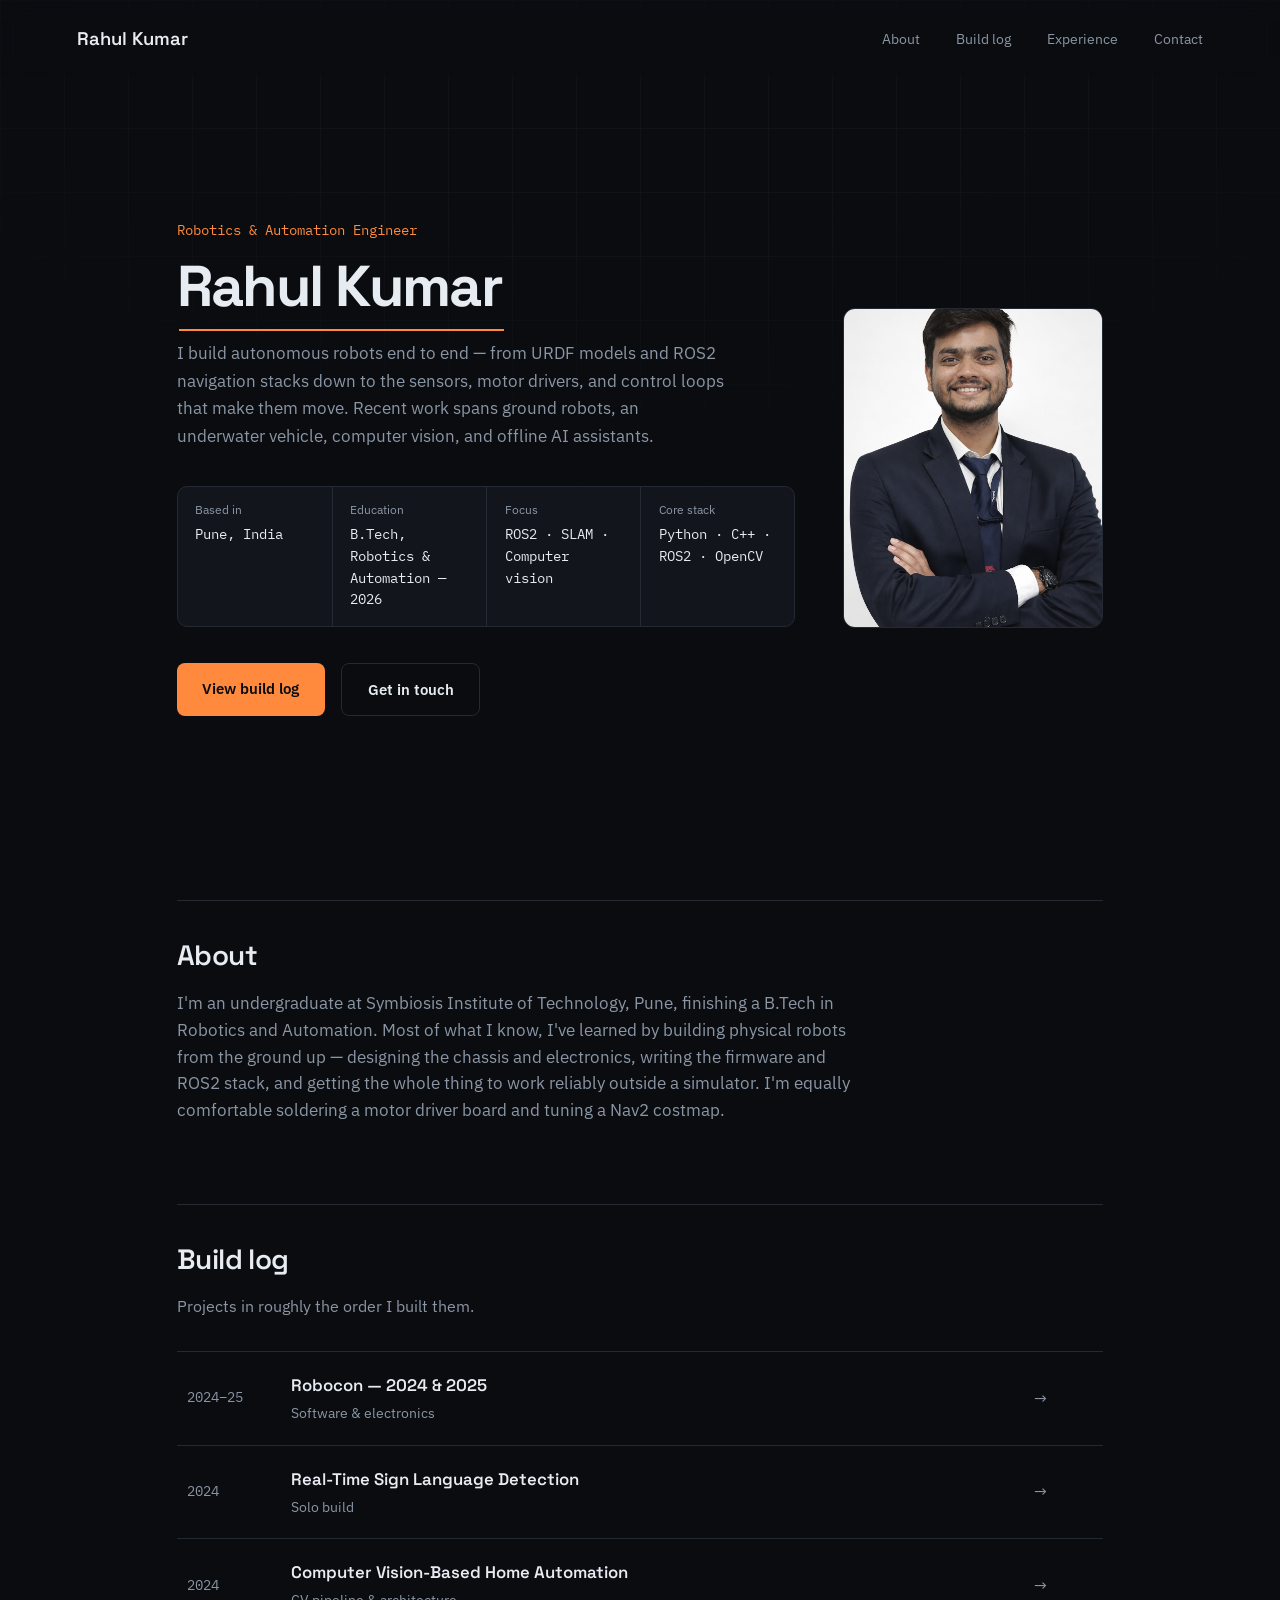
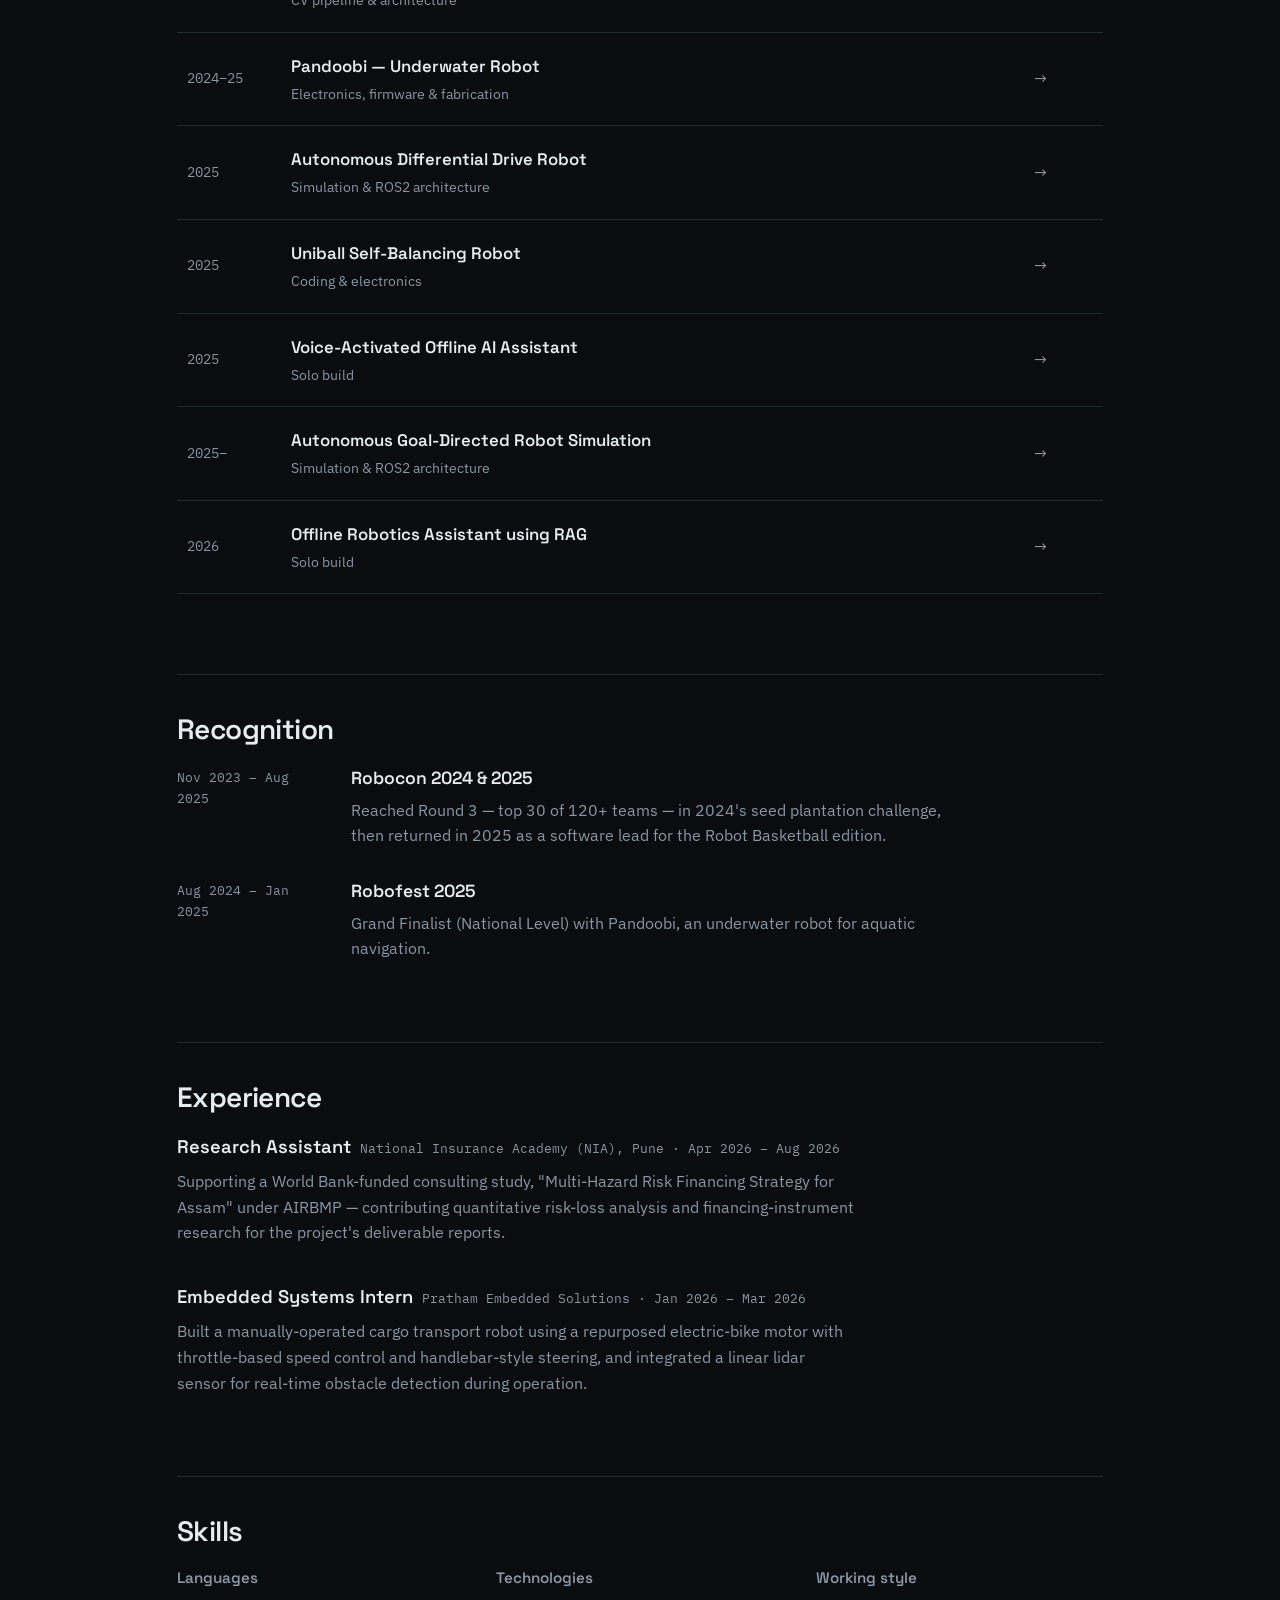
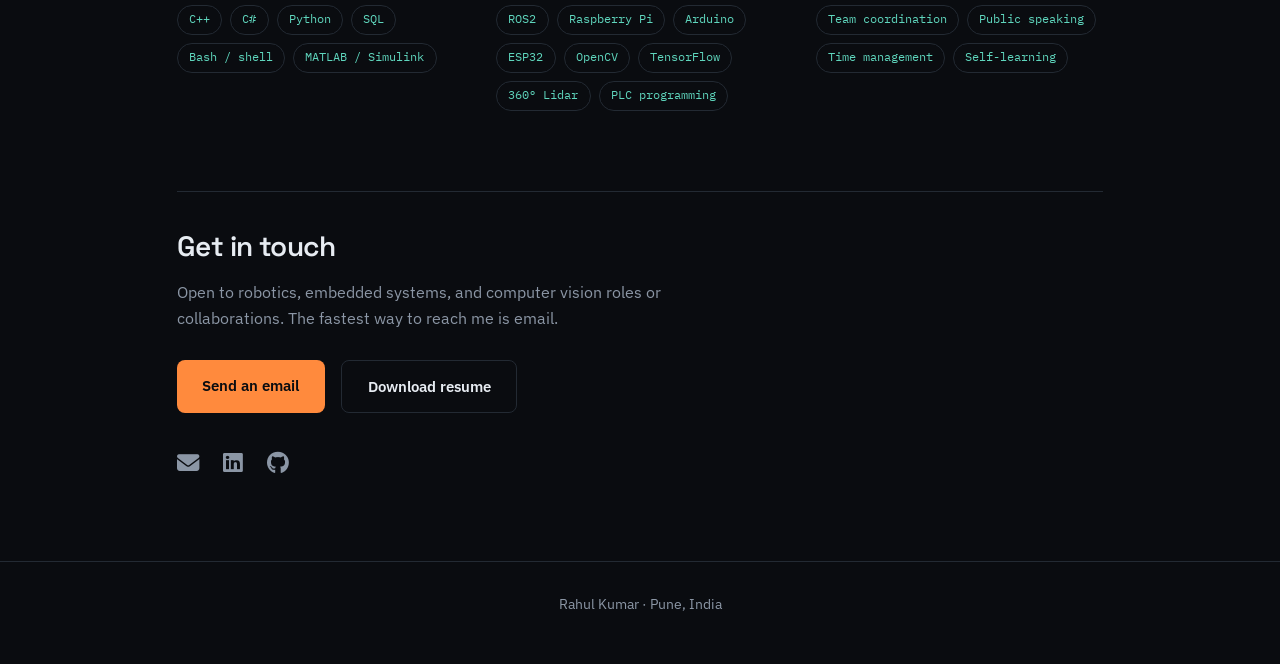
<file: index.html>
<!DOCTYPE html>
<html lang="en">

<head>
    <meta charset="UTF-8">
    <meta name="viewport" content="width=device-width, initial-scale=1.0">
    <title>Rahul Kumar — Robotics &amp; Automation Engineer</title>
    <meta name="description" content="Portfolio of Rahul Kumar, a Robotics &amp; Automation engineer building autonomous systems with ROS2, computer vision, and embedded electronics.">
    <link rel="stylesheet" href="style.css">
    <link rel="preconnect" href="https://fonts.googleapis.com">
    <link href="https://fonts.googleapis.com/css2?family=Space+Grotesk:wght@500;600;700&family=IBM+Plex+Sans:wght@400;500;600&family=IBM+Plex+Mono:wght@400;500&display=swap" rel="stylesheet">
    <link rel="stylesheet" href="https://cdnjs.cloudflare.com/ajax/libs/font-awesome/6.4.0/css/all.min.css">
</head>

<body>
    <div class="grid-backdrop" aria-hidden="true"></div>

    <nav>
        <a href="#top" class="logo">Rahul Kumar</a>
        <ul class="nav-links">
            <li><a href="#about">About</a></li>
            <li><a href="#log">Build log</a></li>
            <li><a href="#experience">Experience</a></li>
            <li><a href="#contact">Contact</a></li>
        </ul>
    </nav>

    <main>
        <section id="top" class="hero" aria-labelledby="hero-name">
            <div class="hero-copy">
                <p class="eyebrow">Robotics &amp; Automation Engineer</p>
                <h1 id="hero-name" class="hero-name">Rahul Kumar<span class="cursor" aria-hidden="true"></span></h1>
                <p class="hero-intro">
                    I build autonomous robots end to end — from URDF models and ROS2 navigation
                    stacks down to the sensors, motor drivers, and control loops that make them move.
                    Recent work spans ground robots, an underwater vehicle, computer vision, and
                    offline AI assistants.
                </p>

                <dl class="spec-panel">
                    <div class="spec">
                        <dt>Based in</dt>
                        <dd>Pune, India</dd>
                    </div>
                    <div class="spec">
                        <dt>Education</dt>
                        <dd>B.Tech, Robotics &amp; Automation — 2026</dd>
                    </div>
                    <div class="spec">
                        <dt>Focus</dt>
                        <dd>ROS2 · SLAM · Computer vision</dd>
                    </div>
                    <div class="spec">
                        <dt>Core stack</dt>
                        <dd>Python · C++ · ROS2 · OpenCV</dd>
                    </div>
                </dl>

                <div class="cta-row">
                    <a href="#log" class="btn primary">View build log</a>
                    <a href="#contact" class="btn secondary">Get in touch</a>
                </div>
            </div>

            <div class="hero-photo">
                <img src="profile.jpg" alt="Portrait of Rahul Kumar">
            </div>
        </section>

        <section id="about" class="about">
            <h2 class="section-heading">About</h2>
            <p class="about-copy">
                I'm an undergraduate at Symbiosis Institute of Technology, Pune, finishing a B.Tech in
                Robotics and Automation. Most of what I know, I've learned by building physical robots
                from the ground up — designing the chassis and electronics, writing the firmware and
                ROS2 stack, and getting the whole thing to work reliably outside a simulator. I'm
                equally comfortable soldering a motor driver board and tuning a Nav2 costmap.
            </p>
        </section>

        <section id="log" class="build-log">
            <h2 class="section-heading">Build log</h2>
            <p class="section-subheading">Projects in roughly the order I built them.</p>

            <ol class="log-list">

                <li class="log-entry">
                    <a href="project.html?id=robocon" class="log-link">
                        <span class="log-date">2024–25</span>
                        <span class="log-body">
                            <span class="log-title">Robocon — 2024 &amp; 2025</span>
                            <span class="log-role">Software &amp; electronics</span>
                        </span>
                        <span class="log-tags">
                            <span class="tag">Raspberry Pi 5</span><span class="tag">Jetson Nano</span>
                        </span>
                        <span class="log-arrow" aria-hidden="true">→</span>
                    </a>
                </li>

                <li class="log-entry">
                    <a href="project.html?id=sign-language-detection" class="log-link">
                        <span class="log-date">2024</span>
                        <span class="log-body">
                            <span class="log-title">Real-Time Sign Language Detection</span>
                            <span class="log-role">Solo build</span>
                        </span>
                        <span class="log-tags">
                            <span class="tag">TensorFlow</span><span class="tag">OpenCV</span>
                        </span>
                        <span class="log-arrow" aria-hidden="true">→</span>
                    </a>
                </li>

                <li class="log-entry">
                    <a href="project.html?id=home-automation-opencv" class="log-link">
                        <span class="log-date">2024</span>
                        <span class="log-body">
                            <span class="log-title">Computer Vision-Based Home Automation</span>
                            <span class="log-role">CV pipeline &amp; architecture</span>
                        </span>
                        <span class="log-tags">
                            <span class="tag">OpenCV</span><span class="tag">YOLOv8</span><span class="tag">ESP32</span>
                        </span>
                        <span class="log-arrow" aria-hidden="true">→</span>
                    </a>
                </li>

                <li class="log-entry">
                    <a href="project.html?id=pandoobi" class="log-link">
                        <span class="log-date">2024–25</span>
                        <span class="log-body">
                            <span class="log-title">Pandoobi — Underwater Robot</span>
                            <span class="log-role">Electronics, firmware &amp; fabrication</span>
                        </span>
                        <span class="log-tags">
                            <span class="tag">Raspberry Pi 5</span><span class="tag">BLDC</span>
                        </span>
                        <span class="log-arrow" aria-hidden="true">→</span>
                    </a>
                </li>

                <li class="log-entry">
                    <a href="project.html?id=differential-drive-robot" class="log-link">
                        <span class="log-date">2025</span>
                        <span class="log-body">
                            <span class="log-title">Autonomous Differential Drive Robot</span>
                            <span class="log-role">Simulation &amp; ROS2 architecture</span>
                        </span>
                        <span class="log-tags">
                            <span class="tag">ROS2</span><span class="tag">SLAM</span><span class="tag">Nav2</span>
                        </span>
                        <span class="log-arrow" aria-hidden="true">→</span>
                    </a>
                </li>

                <li class="log-entry">
                    <a href="project.html?id=uniball-robot" class="log-link">
                        <span class="log-date">2025</span>
                        <span class="log-body">
                            <span class="log-title">Uniball Self-Balancing Robot</span>
                            <span class="log-role">Coding &amp; electronics</span>
                        </span>
                        <span class="log-tags">
                            <span class="tag">ESP32</span><span class="tag">MPU6050</span>
                        </span>
                        <span class="log-arrow" aria-hidden="true">→</span>
                    </a>
                </li>

                <li class="log-entry">
                    <a href="project.html?id=voice-activated-ai-assistant" class="log-link">
                        <span class="log-date">2025</span>
                        <span class="log-body">
                            <span class="log-title">Voice-Activated Offline AI Assistant</span>
                            <span class="log-role">Solo build</span>
                        </span>
                        <span class="log-tags">
                            <span class="tag">LLM</span><span class="tag">Speech recognition</span>
                        </span>
                        <span class="log-arrow" aria-hidden="true">→</span>
                    </a>
                </li>

                <li class="log-entry">
                    <a href="project.html?id=goal-directed-robot-sim" class="log-link">
                        <span class="log-date">2025–</span>
                        <span class="log-body">
                            <span class="log-title">Autonomous Goal-Directed Robot Simulation</span>
                            <span class="log-role">Simulation &amp; ROS2 architecture</span>
                        </span>
                        <span class="log-tags">
                            <span class="tag">ROS2</span><span class="tag">Gazebo</span><span class="tag">RViz2</span>
                        </span>
                        <span class="log-arrow" aria-hidden="true">→</span>
                    </a>
                </li>

                <li class="log-entry">
                    <a href="project.html?id=offline-robotics-rag" class="log-link">
                        <span class="log-date">2026</span>
                        <span class="log-body">
                            <span class="log-title">Offline Robotics Assistant using RAG</span>
                            <span class="log-role">Solo build</span>
                        </span>
                        <span class="log-tags">
                            <span class="tag">Python</span><span class="tag">RAG</span>
                        </span>
                        <span class="log-arrow" aria-hidden="true">→</span>
                    </a>
                </li>

            </ol>
        </section>

        <section id="recognition" class="recognition">
            <h2 class="section-heading">Recognition</h2>
            <ul class="recognition-list">
                <li class="recognition-item">
                    <span class="recognition-meta">Nov 2023 – Aug 2025</span>
                    <div>
                        <a href="project.html?id=robocon" class="recognition-title">Robocon 2024 &amp; 2025</a>
                        <p>Reached Round 3 — top 30 of 120+ teams — in 2024's seed plantation challenge, then returned in 2025 as a software lead for the Robot Basketball edition.</p>
                    </div>
                </li>
                <li class="recognition-item">
                    <span class="recognition-meta">Aug 2024 – Jan 2025</span>
                    <div>
                        <a href="project.html?id=pandoobi" class="recognition-title">Robofest 2025</a>
                        <p>Grand Finalist (National Level) with Pandoobi, an underwater robot for aquatic navigation.</p>
                    </div>
                </li>
            </ul>
        </section>

        <section id="experience" class="experience">
            <h2 class="section-heading">Experience</h2>
            <ul class="experience-list">
                <li class="experience-item">
                    <div class="experience-head">
                        <h3>Research Assistant</h3>
                        <span class="experience-meta">National Insurance Academy (NIA), Pune · Apr 2026 – Aug 2026</span>
                    </div>
                    <p>Supporting a World Bank-funded consulting study, "Multi-Hazard Risk Financing
                        Strategy for Assam" under AIRBMP — contributing quantitative risk-loss analysis
                        and financing-instrument research for the project's deliverable reports.</p>
                </li>
                <li class="experience-item">
                    <div class="experience-head">
                        <h3>Embedded Systems Intern</h3>
                        <span class="experience-meta">Pratham Embedded Solutions · Jan 2026 – Mar 2026</span>
                    </div>
                    <p>Built a manually-operated cargo transport robot using a repurposed electric-bike
                        motor with throttle-based speed control and handlebar-style steering, and
                        integrated a linear lidar sensor for real-time obstacle detection during
                        operation.</p>
                </li>
            </ul>
        </section>

        <section id="skills" class="skills">
            <h2 class="section-heading">Skills</h2>
            <div class="skills-grid">
                <div class="skills-group">
                    <h3>Languages</h3>
                    <div class="tags">
                        <span class="tag">C++</span><span class="tag">C#</span><span class="tag">Python</span>
                        <span class="tag">SQL</span><span class="tag">Bash / shell</span><span class="tag">MATLAB / Simulink</span>
                    </div>
                </div>
                <div class="skills-group">
                    <h3>Technologies</h3>
                    <div class="tags">
                        <span class="tag">ROS2</span><span class="tag">Raspberry Pi</span><span class="tag">Arduino</span>
                        <span class="tag">ESP32</span><span class="tag">OpenCV</span><span class="tag">TensorFlow</span>
                        <span class="tag">360° Lidar</span><span class="tag">PLC programming</span>
                    </div>
                </div>
                <div class="skills-group">
                    <h3>Working style</h3>
                    <div class="tags">
                        <span class="tag">Team coordination</span><span class="tag">Public speaking</span>
                        <span class="tag">Time management</span><span class="tag">Self-learning</span>
                    </div>
                </div>
            </div>
        </section>

        <section id="contact" class="contact">
            <h2 class="section-heading">Get in touch</h2>
            <p class="contact-copy">
                Open to robotics, embedded systems, and computer vision roles or collaborations.
                The fastest way to reach me is email.
            </p>

            <div class="contact-row">
                <a href="mailto:rahulkr.18012004@gmail.com" class="btn primary">Send an email</a>
                <a href="Rahul_Kumar_Robotics_Resume.pdf" class="btn secondary">Download resume</a>
            </div>

            <div class="social-links">
                <a href="mailto:rahulkr.18012004@gmail.com" title="Email"><i class="fas fa-envelope"></i></a>
                <a href="https://www.linkedin.com/in/rahul-kumar-4a1541252/" target="_blank" rel="noopener" title="LinkedIn"><i class="fab fa-linkedin"></i></a>
                <a href="https://github.com/hamadahero" target="_blank" rel="noopener" title="GitHub"><i class="fab fa-github"></i></a>
            </div>
        </section>
    </main>

    <footer class="site-footer">
        <p>Rahul Kumar · Pune, India</p>
    </footer>

    <script src="script.js"></script>
</body>

</html>
</file>
<file: style.css>
:root {
    --bg: #0a0c10;
    --panel: #12161c;
    --line: #232a33;
    --text: #e7ecf2;
    --text-muted: #8b96a5;
    --accent: #ff8a3d;
    --accent-soft: rgba(255, 138, 61, 0.14);
    --accent-teal: #5fd6bd;

    --font-display: 'Space Grotesk', sans-serif;
    --font-body: 'IBM Plex Sans', sans-serif;
    --font-mono: 'IBM Plex Mono', monospace;
}

* {
    margin: 0;
    padding: 0;
    box-sizing: border-box;
}

html {
    scroll-behavior: smooth;
}

body {
    background-color: var(--bg);
    color: var(--text);
    font-family: var(--font-body);
    line-height: 1.6;
    overflow-x: hidden;
}

a {
    color: inherit;
}

ul, ol {
    list-style: none;
}

/* Faint blueprint grid backdrop */
.grid-backdrop {
    position: fixed;
    inset: 0;
    z-index: -1;
    background-image:
        linear-gradient(var(--line) 1px, transparent 1px),
        linear-gradient(90deg, var(--line) 1px, transparent 1px);
    background-size: 64px 64px;
    opacity: 0.28;
    mask-image: radial-gradient(ellipse 80% 60% at 50% 0%, black 40%, transparent 90%);
    -webkit-mask-image: radial-gradient(ellipse 80% 60% at 50% 0%, black 40%, transparent 90%);
}

/* Navigation */
nav {
    display: flex;
    justify-content: space-between;
    align-items: center;
    padding: 1.5rem 6%;
    position: fixed;
    width: 100%;
    top: 0;
    z-index: 100;
    backdrop-filter: blur(10px);
    border-bottom: 1px solid transparent;
    transition: background 0.3s ease, border-color 0.3s ease, padding 0.3s ease;
}

.logo {
    font-family: var(--font-display);
    font-size: 1.15rem;
    font-weight: 600;
    text-decoration: none;
}

.nav-links {
    display: flex;
    gap: 2.25rem;
}

.nav-links a {
    text-decoration: none;
    font-size: 0.9rem;
    color: var(--text-muted);
    transition: color 0.2s ease;
}

.nav-links a:hover {
    color: var(--text);
}

/* Layout */
main {
    padding: 0 6%;
    max-width: 1080px;
    margin: 0 auto;
}

.section-heading {
    font-family: var(--font-display);
    font-size: 1.75rem;
    font-weight: 600;
    letter-spacing: -0.02em;
    margin-bottom: 0.75rem;
    padding-top: 4px;
    border-top: 1px solid var(--line);
    padding-top: 2rem;
}

.section-subheading {
    color: var(--text-muted);
    margin-bottom: 2rem;
    font-size: 0.98rem;
}

section {
    padding-bottom: 5rem;
}

/* Hero */
.hero {
    min-height: 100vh;
    display: flex;
    align-items: center;
    justify-content: space-between;
    gap: 3rem;
    padding-top: 100px;
    padding-bottom: 4rem;
}

.hero-copy {
    max-width: 620px;
}

.eyebrow {
    font-family: var(--font-mono);
    font-size: 0.85rem;
    color: var(--accent);
    margin-bottom: 0.9rem;
}

.hero-name {
    font-family: var(--font-display);
    font-size: 3.6rem;
    font-weight: 700;
    letter-spacing: -0.03em;
    line-height: 1.05;
    margin-bottom: 1.4rem;
    position: relative;
    display: inline-block;
}

.hero-name::after {
    content: '';
    position: absolute;
    left: 2px;
    bottom: -14px;
    height: 2px;
    width: 100%;
    background: var(--accent);
    transform-origin: left;
    animation: draw-line 1.1s ease-out 0.2s both;
}

@keyframes draw-line {
    from { transform: scaleX(0); }
    to { transform: scaleX(1); }
}

@media (prefers-reduced-motion: reduce) {
    .hero-name::after {
        animation: none;
        transform: scaleX(1);
    }
}

.hero-intro {
    color: var(--text-muted);
    font-size: 1.08rem;
    max-width: 55ch;
    margin-bottom: 2.25rem;
}

/* Spec panel */
.spec-panel {
    display: grid;
    grid-template-columns: repeat(4, 1fr);
    border: 1px solid var(--line);
    border-radius: 10px;
    overflow: hidden;
    margin-bottom: 2.25rem;
    background: var(--panel);
}

.spec {
    padding: 0.9rem 1.1rem;
    border-left: 1px solid var(--line);
}

.spec:first-child {
    border-left: none;
}

.spec dt {
    font-size: 0.72rem;
    color: var(--text-muted);
    margin-bottom: 0.3rem;
}

.spec dd {
    font-family: var(--font-mono);
    font-size: 0.85rem;
    color: var(--text);
}

.cta-row {
    display: flex;
    gap: 1rem;
    flex-wrap: wrap;
}

.btn {
    padding: 0.85rem 1.6rem;
    border-radius: 8px;
    text-decoration: none;
    font-weight: 600;
    font-size: 0.95rem;
    display: inline-block;
    transition: background 0.2s ease, border-color 0.2s ease, color 0.2s ease;
}

.btn.primary {
    background: var(--accent);
    color: #0a0c10;
}

.btn.primary:hover {
    background: #ffa869;
}

.btn.secondary {
    background: transparent;
    color: var(--text);
    border: 1px solid var(--line);
}

.btn.secondary:hover {
    border-color: var(--accent);
    color: var(--accent);
}

.hero-photo {
    flex-shrink: 0;
    width: 260px;
    height: 320px;
    border-radius: 12px;
    overflow: hidden;
    border: 1px solid var(--line);
    background: var(--panel);
}

.hero-photo img {
    width: 100%;
    height: 100%;
    object-fit: cover;
    display: block;
    filter: grayscale(15%);
}

/* About */
.about-copy {
    color: var(--text-muted);
    max-width: 68ch;
    font-size: 1.05rem;
}

/* Build log */
.log-list {
    border-top: 1px solid var(--line);
}

.log-entry {
    border-bottom: 1px solid var(--line);
}

.log-link {
    display: grid;
    grid-template-columns: 80px 1fr auto 24px;
    align-items: center;
    gap: 1.5rem;
    padding: 1.25rem 0.5rem;
    text-decoration: none;
    color: var(--text);
    border-left: 2px solid transparent;
    transition: background 0.2s ease, border-color 0.2s ease, padding-left 0.2s ease;
}

.log-link:hover {
    background: var(--accent-soft);
    border-left-color: var(--accent);
    padding-left: 1rem;
}

.log-date {
    font-family: var(--font-mono);
    font-size: 0.85rem;
    color: var(--text-muted);
}

.log-body {
    display: flex;
    flex-direction: column;
    gap: 0.2rem;
    min-width: 0;
}

.log-title {
    font-family: var(--font-display);
    font-weight: 600;
    font-size: 1.05rem;
}

.log-role {
    color: var(--text-muted);
    font-size: 0.88rem;
}

.log-tags {
    display: none;
    gap: 0.5rem;
}

.log-arrow {
    color: var(--text-muted);
    font-size: 1rem;
    transition: color 0.2s ease, transform 0.2s ease;
}

.log-link:hover .log-arrow {
    color: var(--accent);
    transform: translateX(3px);
}

.tag {
    font-family: var(--font-mono);
    font-size: 0.72rem;
    padding: 0.3rem 0.7rem;
    border: 1px solid var(--line);
    border-radius: 50px;
    color: var(--accent-teal);
    white-space: nowrap;
}

/* Recognition */
.recognition-list {
    display: flex;
    flex-direction: column;
    gap: 1.75rem;
}

.recognition-item {
    display: grid;
    grid-template-columns: 150px 1fr;
    gap: 1.5rem;
}

.recognition-meta {
    font-family: var(--font-mono);
    font-size: 0.82rem;
    color: var(--text-muted);
    padding-top: 0.2rem;
}

.recognition-title {
    font-family: var(--font-display);
    font-weight: 600;
    font-size: 1.1rem;
    text-decoration: none;
    color: var(--text);
}

.recognition-title:hover {
    color: var(--accent);
}

.recognition-item p {
    color: var(--text-muted);
    margin-top: 0.35rem;
    max-width: 60ch;
}

/* Experience */
.experience-list {
    display: flex;
    flex-direction: column;
    gap: 2.25rem;
}

.experience-head {
    display: flex;
    flex-wrap: wrap;
    align-items: baseline;
    gap: 0.6rem;
    margin-bottom: 0.5rem;
}

.experience-head h3 {
    font-family: var(--font-display);
    font-size: 1.15rem;
    font-weight: 600;
}

.experience-meta {
    font-family: var(--font-mono);
    font-size: 0.8rem;
    color: var(--text-muted);
}

.experience-item p {
    color: var(--text-muted);
    max-width: 68ch;
}

/* Skills */
.skills-grid {
    display: grid;
    grid-template-columns: repeat(3, 1fr);
    gap: 2rem;
}

.skills-group h3 {
    font-family: var(--font-display);
    font-size: 0.95rem;
    font-weight: 600;
    margin-bottom: 0.9rem;
    color: var(--text-muted);
}

.skills-group .tags {
    display: flex;
    flex-wrap: wrap;
    gap: 0.5rem;
}

/* Contact */
.contact-copy {
    color: var(--text-muted);
    max-width: 55ch;
    margin-bottom: 1.75rem;
}

.contact-row {
    display: flex;
    gap: 1rem;
    flex-wrap: wrap;
    margin-bottom: 2rem;
}

.social-links {
    display: flex;
    gap: 1.5rem;
}

.social-links a {
    font-size: 1.4rem;
    color: var(--text-muted);
    transition: color 0.2s ease;
}

.social-links a:hover {
    color: var(--accent);
}

/* Footer */
.site-footer {
    text-align: center;
    padding: 2rem 6% 3rem;
    color: var(--text-muted);
    font-size: 0.85rem;
    border-top: 1px solid var(--line);
}

/* Project detail page */
.project-detail-section {
    padding-top: 140px;
    padding-bottom: 5rem;
    max-width: 760px;
    margin: 0 auto;
}

.back-link {
    display: inline-block;
    margin-bottom: 2rem;
    color: var(--accent);
    text-decoration: none;
    font-family: var(--font-mono);
    font-size: 0.85rem;
}

.back-link:hover {
    text-decoration: underline;
}

.project-detail-title {
    font-family: var(--font-display);
    font-size: 2.1rem;
    font-weight: 700;
    letter-spacing: -0.02em;
    margin-bottom: 0.5rem;
}

.project-date {
    font-family: var(--font-mono);
    font-size: 0.85rem;
    color: var(--text-muted);
    display: inline-block;
    margin-bottom: 1rem;
}

.project-detail-role,
.project-detail-description {
    color: var(--text-muted);
    font-size: 1.05rem;
    margin: 1.4rem 0;
    max-width: 65ch;
}

.project-detail-role strong {
    color: var(--text);
}

.project-highlights {
    color: var(--text-muted);
    margin: 1.4rem 0;
    padding-left: 1.2rem;
}

.project-highlights li {
    margin-bottom: 0.5rem;
}

.project-links {
    display: flex;
    gap: 1rem;
    margin: 2rem 0;
    flex-wrap: wrap;
}

.project-gallery {
    display: grid;
    grid-template-columns: repeat(auto-fit, minmax(260px, 1fr));
    gap: 1.25rem;
    margin-top: 2.5rem;
}

.gallery-item {
    border-radius: 10px;
    overflow: hidden;
    border: 1px solid var(--line);
    background: var(--panel);
    aspect-ratio: 4 / 3;
}

.gallery-item img {
    width: 100%;
    height: 100%;
    object-fit: cover;
    display: block;
    background: #000;
}

.gallery-item video {
    width: 100%;
    height: 100%;
    object-fit: contain;
    display: block;
    background: #000;
}

.project-detail-empty {
    text-align: center;
    padding: 4rem 0;
}

.project-detail-empty h1 {
    font-family: var(--font-display);
    margin-bottom: 1rem;
}

.project-detail-empty p {
    color: var(--text-muted);
    margin-bottom: 2rem;
}

/* Responsive */
@media (max-width: 860px) {
    .hero {
        flex-direction: column-reverse;
        text-align: left;
        padding-top: 130px;
        gap: 2.5rem;
    }

    .hero-photo {
        width: 200px;
        height: 240px;
    }

    .spec-panel {
        grid-template-columns: repeat(2, 1fr);
    }

    .spec:nth-child(3) {
        border-left: none;
    }

    .hero-name {
        font-size: 2.6rem;
    }

    .log-link {
        grid-template-columns: 60px 1fr 16px;
    }

    .log-tags {
        display: none;
    }

    .recognition-item {
        grid-template-columns: 1fr;
        gap: 0.4rem;
    }

    .skills-grid {
        grid-template-columns: 1fr;
        gap: 1.75rem;
    }
}

@media (max-width: 560px) {
    .nav-links {
        display: none;
    }

    .hero-name {
        font-size: 2.1rem;
    }

    main {
        padding: 0 5%;
    }
}
</file>
